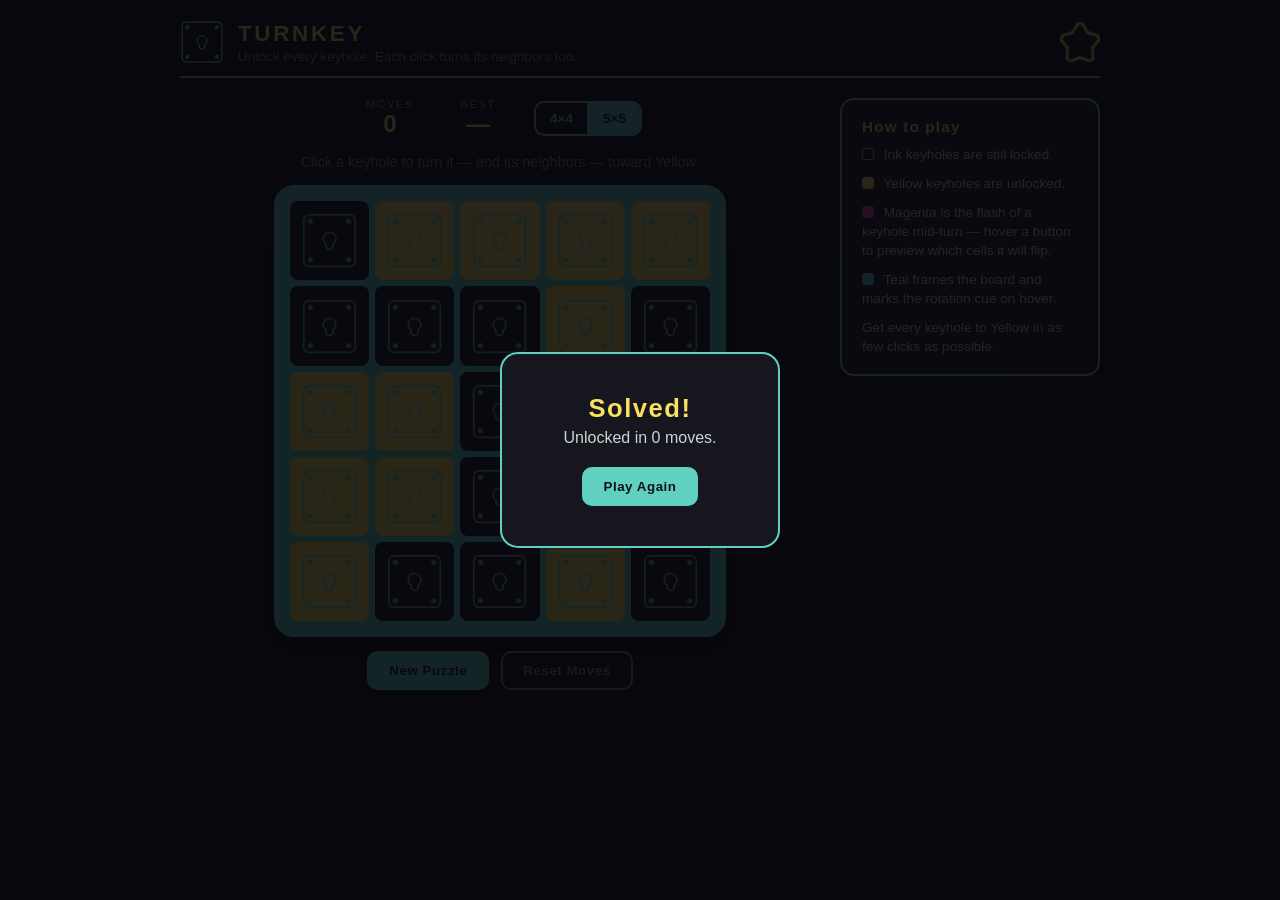
<file: turnkey/index.html>
<!DOCTYPE html>
<html lang="en">
<head>
<meta charset="UTF-8">
<meta name="viewport" content="width=device-width, initial-scale=1.0, maximum-scale=1.0, user-scalable=no">
<title>Turnkey</title>
<link rel="stylesheet" href="css/style.css">
</head>
<body>
  <div class="app">
    <header class="topbar">
      <div class="brand">
        <span class="brand-icon" aria-hidden="true"></span>
        <div>
          <h1>TURNKEY</h1>
          <p class="tagline">Unlock every keyhole. Each click turns its neighbors too.</p>
        </div>
      </div>
      <div class="trophy" id="trophySlot" title="Solve the grid to earn the star">
        <img id="trophyLocked" src="assets/star_outline.png" alt="Not yet solved">
        <img id="trophyUnlocked" src="assets/star.png" alt="Solved" hidden>
      </div>
    </header>

    <main class="playarea">
      <div class="hud">
        <div class="stat">
          <span class="stat-label">Moves</span>
          <span class="stat-value" id="movesValue">0</span>
        </div>
        <div class="stat">
          <span class="stat-label">Best</span>
          <span class="stat-value" id="bestValue">&mdash;</span>
        </div>
        <div class="size-select" role="group" aria-label="Grid size">
          <button class="size-btn" data-size="4">4&times;4</button>
          <button class="size-btn" data-size="5">5&times;5</button>
        </div>
      </div>

      <p class="status" id="statusLine">Click a keyhole to turn it &mdash; and its neighbors &mdash; toward Yellow.</p>

      <div class="board-frame">
        <div class="board" id="board" role="group" aria-label="Puzzle grid"></div>
      </div>

      <div class="controls">
        <button id="newBtn" class="btn primary">New Puzzle</button>
        <button id="resetBtn" class="btn ghost">Reset Moves</button>
      </div>
    </main>

    <aside class="legend">
      <h2>How to play</h2>
      <ul>
        <li><span class="swatch swatch-ink"></span> Ink keyholes are still locked.</li>
        <li><span class="swatch swatch-yellow"></span> Yellow keyholes are unlocked.</li>
        <li><span class="swatch swatch-magenta"></span> Magenta is the flash of a keyhole mid-turn &mdash; hover a button to preview which cells it will flip.</li>
        <li><span class="swatch swatch-teal"></span> Teal frames the board and marks the rotation cue on hover.</li>
        <li>Get every keyhole to Yellow in as few clicks as possible.</li>
      </ul>
    </aside>
  </div>

  <div class="solved-overlay" id="solvedOverlay" hidden>
    <div class="solved-card">
      <div class="burst" id="starBurst" aria-hidden="true"></div>
      <h2>Solved!</h2>
      <p id="solvedLine">Unlocked in 0 moves.</p>
      <button class="btn primary" id="playAgainBtn">Play Again</button>
    </div>
  </div>

  <script src="js/game.js"></script>
</body>
</html>
</file>
<file: turnkey/css/style.css>
:root {
  --ink: #101018;
  --yellow: #f8e060;
  --magenta: #d840b8;
  --teal: #60d0c0;

  --page-bg: #08080d;
  --panel-bg: #16161f;
  --text-soft: #c9d6d3;
  --text-dim: #7c8a89;
}

* { box-sizing: border-box; }

html, body {
  margin: 0;
  min-height: 100%;
  background: var(--page-bg);
  color: var(--text-soft);
  font-family: "Segoe UI", "Helvetica Neue", Arial, sans-serif;
}

.app {
  max-width: 960px;
  margin: 0 auto;
  padding: 20px 20px 48px;
  display: grid;
  grid-template-columns: 1fr;
  gap: 20px;
}

@media (min-width: 780px) {
  .app {
    grid-template-columns: 1fr 260px;
    align-items: start;
  }
  .topbar { grid-column: 1 / -1; }
}

/* ---------- topbar ---------- */

.topbar {
  display: flex;
  align-items: center;
  justify-content: space-between;
  gap: 16px;
  padding-bottom: 12px;
  border-bottom: 2px solid var(--teal);
}

.brand { display: flex; align-items: center; gap: 14px; }

.brand-icon {
  width: 44px;
  height: 44px;
  flex: none;
  background-color: var(--teal);
  -webkit-mask-image: url(../assets/keyhole-mask.png);
  mask-image: url(../assets/keyhole-mask.png);
  -webkit-mask-size: contain;
  mask-size: contain;
  -webkit-mask-repeat: no-repeat;
  mask-repeat: no-repeat;
  -webkit-mask-position: center;
  mask-position: center;
}

.brand h1 {
  margin: 0;
  font-size: 1.4rem;
  letter-spacing: 0.12em;
  color: var(--yellow);
}

.tagline {
  margin: 2px 0 0;
  font-size: 0.85rem;
  color: var(--text-dim);
}

.trophy { position: relative; width: 40px; height: 40px; flex: none; }
.trophy img {
  position: absolute;
  inset: 0;
  width: 100%;
  height: 100%;
  object-fit: contain;
  transition: transform 0.4s ease, opacity 0.4s ease;
}
.trophy.pop img#trophyUnlocked { animation: trophy-pop 0.6s ease; }

@keyframes trophy-pop {
  0% { transform: scale(0.2) rotate(-40deg); opacity: 0; }
  60% { transform: scale(1.25) rotate(10deg); opacity: 1; }
  100% { transform: scale(1) rotate(0deg); opacity: 1; }
}

/* ---------- hud / stats ---------- */

.playarea { display: flex; flex-direction: column; align-items: center; gap: 16px; }

.hud {
  width: 100%;
  display: flex;
  align-items: center;
  justify-content: center;
  gap: 24px;
  flex-wrap: wrap;
}

.stat {
  display: flex;
  flex-direction: column;
  align-items: center;
  min-width: 64px;
}
.stat-label {
  font-size: 0.7rem;
  letter-spacing: 0.14em;
  text-transform: uppercase;
  color: var(--text-dim);
}
.stat-value {
  font-size: 1.5rem;
  font-weight: 700;
  color: var(--yellow);
  font-variant-numeric: tabular-nums;
}

.size-select {
  display: flex;
  border: 2px solid var(--teal);
  border-radius: 10px;
  overflow: hidden;
}
.size-btn {
  background: transparent;
  color: var(--teal);
  border: none;
  padding: 8px 14px;
  font-size: 0.85rem;
  font-weight: 600;
  cursor: pointer;
  transition: background 0.15s ease, color 0.15s ease;
}
.size-btn + .size-btn { border-left: 2px solid var(--teal); }
.size-btn:hover { background: rgba(96, 208, 192, 0.15); }
.size-btn.active { background: var(--teal); color: var(--ink); }

.status {
  margin: 0;
  font-size: 0.9rem;
  color: var(--text-dim);
  text-align: center;
  min-height: 1.2em;
}

/* ---------- board ---------- */

.board-frame {
  padding: 14px;
  background: var(--teal);
  border-radius: 18px;
  box-shadow: 0 0 0 2px var(--teal), 0 10px 30px rgba(0,0,0,0.45);
}

.board {
  --size: 5;
  display: grid;
  grid-template-columns: repeat(var(--size), 1fr);
  gap: 6px;
  width: min(78vw, 420px);
  aspect-ratio: 1 / 1;
  background: var(--teal);
  border-radius: 10px;
}

.cell {
  position: relative;
  border: none;
  border-radius: 8px;
  padding: 0;
  cursor: pointer;
  background-color: var(--ink);
  transition: background-color 0.28s ease;
  -webkit-tap-highlight-color: transparent;
}

.cell:focus-visible {
  outline: 3px solid var(--teal);
  outline-offset: 2px;
}

.cell.is-on { background-color: var(--yellow); }

.cell .keyhole {
  position: absolute;
  inset: 14%;
  background-color: var(--teal);
  -webkit-mask-image: url(../assets/keyhole-mask.png);
  mask-image: url(../assets/keyhole-mask.png);
  -webkit-mask-size: contain;
  mask-size: contain;
  -webkit-mask-repeat: no-repeat;
  mask-repeat: no-repeat;
  -webkit-mask-position: center;
  mask-position: center;
  opacity: 0.85;
  transition: transform 0.28s ease;
  pointer-events: none;
}

/* hover preview: cell + orthogonal neighbors flash magenta */
.cell.is-preview { background-color: var(--magenta); }

/* the actually-hovered cell gets the rotate cue badge */
.cell.is-target .rotate-badge { opacity: 1; transform: scale(1) rotate(0deg); }

.rotate-badge {
  position: absolute;
  top: -6px;
  right: -6px;
  width: 34%;
  aspect-ratio: 1 / 1;
  min-width: 16px;
  border-radius: 50%;
  background: var(--teal);
  display: flex;
  align-items: center;
  justify-content: center;
  opacity: 0;
  transform: scale(0.4) rotate(-60deg);
  transition: transform 0.2s ease, opacity 0.2s ease;
  pointer-events: none;
  box-shadow: 0 0 0 2px var(--panel-bg);
}
.rotate-badge::after {
  content: "";
  width: 60%;
  height: 60%;
  background-color: var(--ink);
  -webkit-mask-image: url(../assets/rotate-mask.png);
  mask-image: url(../assets/rotate-mask.png);
  -webkit-mask-size: contain;
  mask-size: contain;
  -webkit-mask-repeat: no-repeat;
  mask-repeat: no-repeat;
  -webkit-mask-position: center;
  mask-position: center;
}

/* click flip animation: quick magenta flash + turn, on the cells that flip */
.cell.is-flipping {
  background-color: var(--magenta) !important;
}
.cell.is-flipping .keyhole {
  transform: rotate(180deg);
}

@media (hover: none) {
  .rotate-badge { display: none; }
}

/* ---------- controls ---------- */

.controls { display: flex; gap: 12px; }

.btn {
  border: 2px solid var(--teal);
  background: transparent;
  color: var(--teal);
  font-weight: 700;
  letter-spacing: 0.04em;
  padding: 10px 20px;
  border-radius: 10px;
  cursor: pointer;
  transition: background 0.15s ease, color 0.15s ease, transform 0.1s ease;
}
.btn:hover { background: rgba(96, 208, 192, 0.15); }
.btn:active { transform: translateY(1px); }
.btn.primary { background: var(--teal); color: var(--ink); }
.btn.primary:hover { background: #79dcce; }
.btn.ghost { border-color: var(--text-dim); color: var(--text-dim); }
.btn.ghost:hover { border-color: var(--teal); color: var(--teal); background: transparent; }

/* ---------- legend ---------- */

.legend {
  background: var(--panel-bg);
  border: 2px solid var(--teal);
  border-radius: 14px;
  padding: 18px 20px;
  align-self: start;
}
.legend h2 {
  margin: 0 0 10px;
  font-size: 0.95rem;
  letter-spacing: 0.08em;
  color: var(--yellow);
}
.legend ul { margin: 0; padding-left: 0; list-style: none; display: flex; flex-direction: column; gap: 10px; }
.legend li { font-size: 0.85rem; color: var(--text-soft); line-height: 1.4; }
.swatch {
  display: inline-block;
  width: 12px;
  height: 12px;
  border-radius: 3px;
  margin-right: 6px;
  vertical-align: -1px;
}
.swatch-ink { background: var(--ink); border: 1px solid var(--teal); }
.swatch-yellow { background: var(--yellow); }
.swatch-magenta { background: var(--magenta); }
.swatch-teal { background: var(--teal); }

/* ---------- solved overlay ---------- */

.solved-overlay {
  position: fixed;
  inset: 0;
  background: rgba(8, 8, 13, 0.86);
  display: flex;
  align-items: center;
  justify-content: center;
  z-index: 10;
  animation: fade-in 0.25s ease;
}
@keyframes fade-in { from { opacity: 0; } to { opacity: 1; } }

.solved-card {
  position: relative;
  background: var(--panel-bg);
  border: 2px solid var(--teal);
  border-radius: 18px;
  padding: 40px 44px;
  text-align: center;
  min-width: 280px;
  overflow: visible;
}
.solved-card h2 {
  margin: 0 0 6px;
  color: var(--yellow);
  font-size: 1.6rem;
  letter-spacing: 0.06em;
}
.solved-card p { margin: 0 0 20px; color: var(--text-soft); }

.burst {
  position: absolute;
  inset: -20px;
  pointer-events: none;
}
.burst img {
  position: absolute;
  top: 50%;
  left: 50%;
  width: 30px;
  height: 30px;
  margin: -15px 0 0 -15px;
  animation: burst-fly var(--dur, 0.9s) ease-out forwards;
  animation-delay: var(--delay, 0s);
  opacity: 0;
}
@keyframes burst-fly {
  0% { transform: translate(0, 0) scale(0.2) rotate(0deg); opacity: 0; }
  15% { opacity: 1; }
  100% {
    transform: translate(var(--tx, 80px), var(--ty, -80px)) scale(1) rotate(var(--rot, 220deg));
    opacity: 0;
  }
}
</file>
